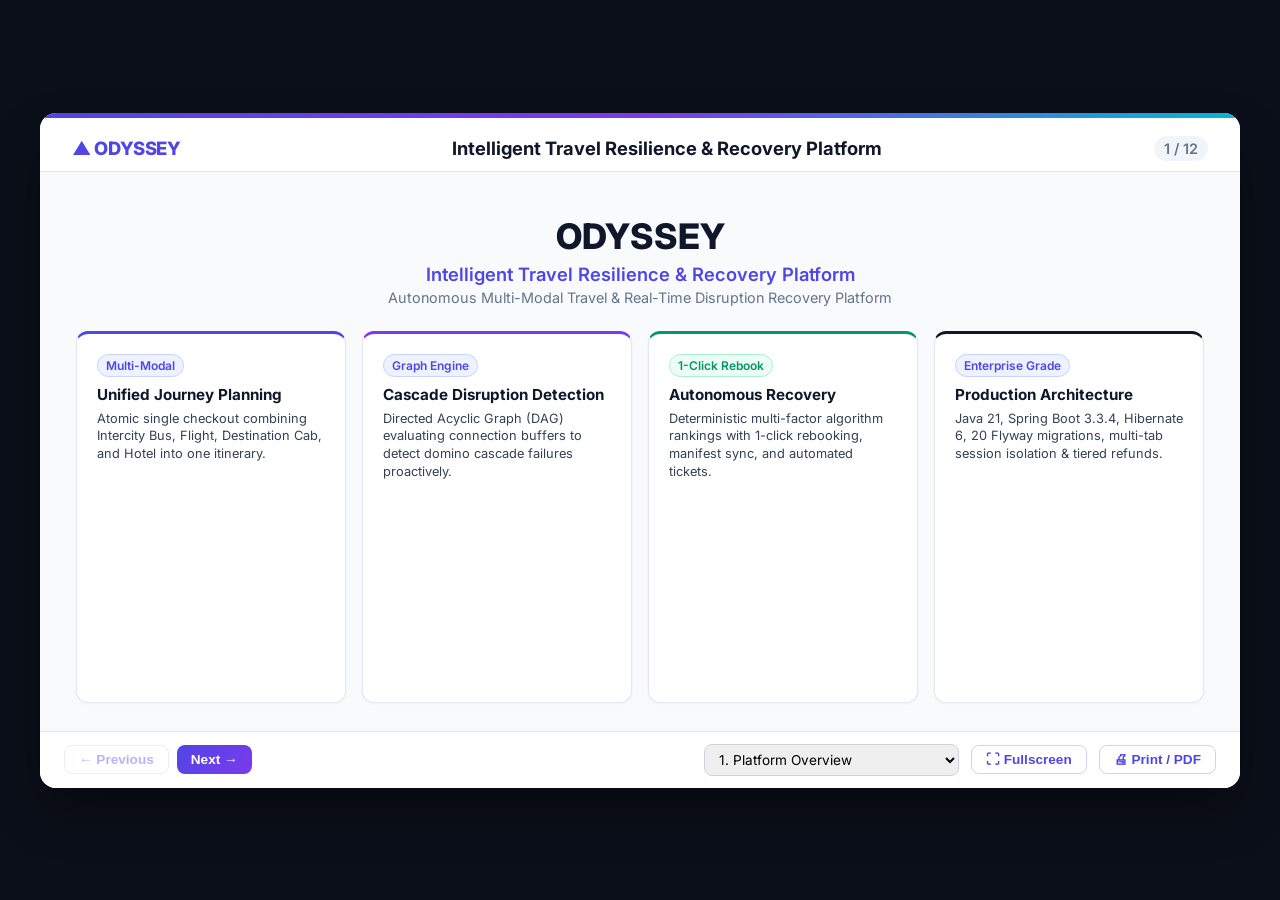
<file: presentation.html>
<!DOCTYPE html>
<html lang="en">
<head>
  <meta charset="UTF-8">
  <meta name="viewport" content="width=device-width, initial-scale=1.0">
  <title>Odyssey - Intelligent Travel Resilience & Recovery Platform (Presentation)</title>
  <link rel="preconnect" href="https://fonts.googleapis.com">
  <link rel="preconnect" href="https://fonts.gstatic.com" crossorigin>
  <link href="https://fonts.googleapis.com/css2?family=Inter:wght@400;500;600;700;800&family=JetBrains+Mono:wght@400;600&display=swap" rel="stylesheet">
  <style>
    :root {
      --bg: #f8fafc;
      --card-bg: #ffffff;
      --card-border: #e2e8f0;
      --text-main: #0f172a;
      --text-body: #334155;
      --text-muted: #64748b;
      --brand-indigo: #4f46e5;
      --brand-purple: #7c3aed;
      --brand-cyan: #06b6d4;
      --status-green: #059669;
      --status-green-bg: #ecfdf5;
      --status-red: #dc2626;
      --status-red-bg: #fef2f2;
      --status-amber: #d97706;
      --status-amber-bg: #fffbeb;
      --brand-tint: #eef2ff;
    }

    * {
      box-sizing: border-box;
      margin: 0;
      padding: 0;
    }

    body {
      font-family: 'Inter', system-ui, -apple-system, sans-serif;
      background-color: #0b0f19;
      color: var(--text-main);
      display: flex;
      flex-direction: column;
      align-items: center;
      justify-content: center;
      min-height: 100vh;
      padding: 20px;
    }

    /* Presentation Frame (16:9 Aspect Ratio) */
    .deck-container {
      position: relative;
      width: 100%;
      max-width: 1200px;
      aspect-ratio: 16 / 9;
      background: var(--bg);
      border-radius: 16px;
      box-shadow: 0 25px 50px -12px rgba(0, 0, 0, 0.5);
      overflow: hidden;
      display: flex;
      flex-direction: column;
    }

    /* Top Accent Stripe */
    .deck-accent-strip {
      height: 5px;
      width: 100%;
      background: linear-gradient(90deg, #4f46e5 0%, #7c3aed 50%, #06b6d4 100%);
      flex-shrink: 0;
    }

    /* Deck Header */
    .deck-header {
      display: flex;
      justify-content: space-between;
      align-items: center;
      padding: 18px 32px 10px 32px;
      border-bottom: 1px solid var(--card-border);
      background: #ffffff;
      flex-shrink: 0;
    }

    .brand-tag {
      font-weight: 800;
      font-size: 1.15rem;
      color: var(--brand-indigo);
      display: flex;
      align-items: center;
      gap: 8px;
      letter-spacing: -0.02em;
    }

    .slide-title-header {
      font-weight: 700;
      font-size: 1.15rem;
      color: var(--text-main);
    }

    .slide-counter {
      font-weight: 600;
      font-size: 0.9rem;
      color: var(--text-muted);
      background: #f1f5f9;
      padding: 4px 10px;
      border-radius: 20px;
    }

    /* Slides Content Stage */
    .deck-stage {
      flex: 1;
      padding: 28px 36px;
      display: flex;
      flex-direction: column;
      overflow-y: auto;
    }

    .slide {
      display: none;
      flex-direction: column;
      height: 100%;
      animation: fadeIn 0.25s ease-in-out;
    }

    .slide.active {
      display: flex;
    }

    @keyframes fadeIn {
      from { opacity: 0; transform: translateY(4px); }
      to { opacity: 1; transform: translateY(0); }
    }

    /* Bottom Control Bar */
    .deck-controls {
      display: flex;
      justify-content: space-between;
      align-items: center;
      padding: 12px 24px;
      background: #ffffff;
      border-top: 1px solid var(--card-border);
      flex-shrink: 0;
    }

    .btn-control {
      background: #ffffff;
      color: var(--brand-indigo);
      border: 1px solid #c7d2fe;
      padding: 6px 14px;
      border-radius: 8px;
      font-weight: 600;
      font-size: 0.85rem;
      cursor: pointer;
      display: inline-flex;
      align-items: center;
      gap: 6px;
      transition: all 0.2s ease;
    }

    .btn-control:hover:not(:disabled) {
      background: var(--brand-tint);
      border-color: var(--brand-indigo);
    }

    .btn-control:disabled {
      opacity: 0.4;
      cursor: not-allowed;
    }

    .btn-primary-action {
      background: linear-gradient(135deg, #4f46e5 0%, #7c3aed 100%);
      color: #ffffff;
      border: none;
    }

    .btn-primary-action:hover:not(:disabled) {
      background: linear-gradient(135deg, #4338ca 0%, #6d28d9 100%);
      color: #ffffff;
    }

    /* Card UI Elements */
    .card {
      background: var(--card-bg);
      border: 1px solid var(--card-border);
      border-radius: 12px;
      padding: 20px;
      box-shadow: 0 1px 3px rgba(0, 0, 0, 0.04);
    }

    .grid-2 {
      display: grid;
      grid-template-columns: 1fr 1fr;
      gap: 20px;
      flex: 1;
    }

    .grid-3 {
      display: grid;
      grid-template-columns: 1fr 1fr 1fr;
      gap: 16px;
      flex: 1;
    }

    .grid-4 {
      display: grid;
      grid-template-columns: repeat(4, 1fr);
      gap: 16px;
      flex: 1;
    }

    /* Badges & Tags */
    .badge {
      display: inline-flex;
      align-items: center;
      padding: 3px 8px;
      border-radius: 9999px;
      font-size: 0.75rem;
      font-weight: 600;
    }

    .badge-green { background: var(--status-green-bg); color: var(--status-green); border: 1px solid #a7f3d0; }
    .badge-red { background: var(--status-red-bg); color: var(--status-red); border: 1px solid #fecaca; }
    .badge-amber { background: var(--status-amber-bg); color: var(--status-amber); border: 1px solid #fde68a; }
    .badge-purple { background: var(--brand-tint); color: var(--brand-indigo); border: 1px solid #c7d2fe; }

    /* Code & Formulas */
    .formula-box {
      background: var(--brand-tint);
      border: 1px solid #c7d2fe;
      border-radius: 10px;
      padding: 12px 16px;
      font-family: 'JetBrains Mono', monospace;
      font-size: 0.85rem;
      color: #3730a3;
      margin-bottom: 14px;
    }

    /* Print Setup for PDF Export */
    @media print {
      body {
        background: #ffffff;
        padding: 0;
      }
      .deck-controls { display: none; }
      .deck-container {
        max-width: 100%;
        box-shadow: none;
        border-radius: 0;
        aspect-ratio: auto;
      }
      .slide {
        display: flex !important;
        page-break-after: always;
        height: 100vh;
        padding: 40px;
      }
    }
  </style>
</head>
<body>

  <div class="deck-container">
    <!-- Top Accent Stripe -->
    <div class="deck-accent-strip"></div>

    <!-- Header Bar -->
    <div class="deck-header">
      <div class="brand-tag">▲ ODYSSEY</div>
      <div id="slide-title" class="slide-title-header">Intelligent Travel Resilience &amp; Recovery Platform</div>
      <div id="slide-counter" class="slide-counter">1 / 12</div>
    </div>

    <!-- Slides Stage -->
    <div class="deck-stage">

      <!-- SLIDE 1: Title -->
      <div class="slide active" data-title="Intelligent Travel Resilience & Recovery Platform">
        <div style="text-align: center; margin-top: 15px; margin-bottom: 25px;">
          <h1 style="font-size: 2.2rem; font-weight: 800; color: var(--text-main); margin-bottom: 6px;">ODYSSEY</h1>
          <p style="font-size: 1.15rem; font-weight: 600; color: var(--brand-indigo); margin-bottom: 4px;">Intelligent Travel Resilience &amp; Recovery Platform</p>
          <p style="font-size: 0.9rem; color: var(--text-muted);">Autonomous Multi-Modal Travel &amp; Real-Time Disruption Recovery Platform</p>
        </div>

        <div class="grid-4">
          <div class="card" style="border-top: 3px solid var(--brand-indigo);">
            <div class="badge badge-purple" style="margin-bottom: 8px;">Multi-Modal</div>
            <h4 style="font-size: 0.95rem; margin-bottom: 6px; color: var(--text-main);">Unified Journey Planning</h4>
            <p style="font-size: 0.8rem; color: var(--text-body); line-height: 1.4;">Atomic single checkout combining Intercity Bus, Flight, Destination Cab, and Hotel into one itinerary.</p>
          </div>
          <div class="card" style="border-top: 3px solid var(--brand-purple);">
            <div class="badge badge-purple" style="margin-bottom: 8px;">Graph Engine</div>
            <h4 style="font-size: 0.95rem; margin-bottom: 6px; color: var(--text-main);">Cascade Disruption Detection</h4>
            <p style="font-size: 0.8rem; color: var(--text-body); line-height: 1.4;">Directed Acyclic Graph (DAG) evaluating connection buffers to detect domino cascade failures proactively.</p>
          </div>
          <div class="card" style="border-top: 3px solid var(--status-green);">
            <div class="badge badge-green" style="margin-bottom: 8px;">1-Click Rebook</div>
            <h4 style="font-size: 0.95rem; margin-bottom: 6px; color: var(--text-main);">Autonomous Recovery</h4>
            <p style="font-size: 0.8rem; color: var(--text-body); line-height: 1.4;">Deterministic multi-factor algorithm rankings with 1-click rebooking, manifest sync, and automated tickets.</p>
          </div>
          <div class="card" style="border-top: 3px solid #0f172a;">
            <div class="badge badge-purple" style="margin-bottom: 8px;">Enterprise Grade</div>
            <h4 style="font-size: 0.95rem; margin-bottom: 6px; color: var(--text-main);">Production Architecture</h4>
            <p style="font-size: 0.8rem; color: var(--text-body); line-height: 1.4;">Java 21, Spring Boot 3.3.4, Hibernate 6, 20 Flyway migrations, multi-tab session isolation &amp; tiered refunds.</p>
          </div>
        </div>
      </div>

      <!-- SLIDE 2: Pain Point -->
      <div class="slide" data-title="The Pain Point: Fragmented Travel & Cascade Failures">
        <div style="display: flex; gap: 12px; margin-bottom: 16px;">
          <div class="card" style="flex: 1; padding: 12px; border-left: 4px solid var(--status-amber);">
            <div style="font-size: 0.75rem; font-weight: 700; color: var(--status-amber);">STEP 1</div>
            <div style="font-weight: 700; font-size: 0.88rem; color: var(--text-main);">Bus Delayed 45m</div>
            <div style="font-size: 0.76rem; color: var(--text-muted);">Highway traffic delays arrival.</div>
          </div>
          <div class="card" style="flex: 1; padding: 12px; border-left: 4px solid var(--status-red);">
            <div style="font-size: 0.75rem; font-weight: 700; color: var(--status-red);">STEP 2</div>
            <div style="font-weight: 700; font-size: 0.88rem; color: var(--text-main);">Connection Missed</div>
            <div style="font-size: 0.76rem; color: var(--text-muted);">Connecting bus/train departs on time.</div>
          </div>
          <div class="card" style="flex: 1; padding: 12px; border-left: 4px solid var(--status-red);">
            <div style="font-size: 0.75rem; font-weight: 700; color: var(--status-red);">STEP 3</div>
            <div style="font-weight: 700; font-size: 0.88rem; color: var(--text-main);">Hotel Room Forfeited</div>
            <div style="font-size: 0.76rem; color: var(--text-muted);">Late check-in past midnight cancels stay.</div>
          </div>
          <div class="card" style="flex: 1; padding: 12px; border-left: 4px solid #0f172a;">
            <div style="font-size: 0.75rem; font-weight: 700; color: var(--text-main);">OUTCOME</div>
            <div style="font-weight: 700; font-size: 0.88rem; color: var(--text-main);">Traveller Stranded</div>
            <div style="font-size: 0.76rem; color: var(--text-muted);">Midnight panic with zero assistance.</div>
          </div>
        </div>

        <div class="grid-3">
          <div class="card">
            <h4 style="color: var(--brand-indigo); font-size: 0.95rem; margin-bottom: 8px;">Siloed Bookings</h4>
            <p style="font-size: 0.82rem; color: var(--text-body); line-height: 1.5;">Travellers book across 4-5 disconnected apps (RedBus, MakeMyTrip, Uber, etc.). No platform knows about the traveller's complete multi-leg journey.</p>
          </div>
          <div class="card">
            <h4 style="color: var(--brand-indigo); font-size: 0.95rem; margin-bottom: 8px;">The Domino Effect</h4>
            <p style="font-size: 0.82rem; color: var(--text-body); line-height: 1.5;">A disruption in Leg 1 silently ruins Legs 2 and 3 with zero cross-operator awareness. Airlines and hotels treat it as an unexcused no-show.</p>
          </div>
          <div class="card">
            <h4 style="color: var(--brand-indigo); font-size: 0.95rem; margin-bottom: 8px;">Refund Blindspots</h4>
            <p style="font-size: 0.82rem; color: var(--text-body); line-height: 1.5;">Opaque cancellation deductions, delayed chargebacks (5-7 business days), manual disputes, and no single auditable refund ledger.</p>
          </div>
        </div>
      </div>

      <!-- SLIDE 3: The Odyssey Paradigm -->
      <div class="slide" data-title="The Odyssey Paradigm: Autonomous Protection">
        <div class="grid-2">
          <div class="card" style="border-top: 3px solid var(--status-red);">
            <h3 style="color: var(--status-red); font-size: 1.1rem; margin-bottom: 12px;">Traditional Travel Booking</h3>
            <ul style="list-style: none; display: flex; flex-direction: column; gap: 10px; font-size: 0.85rem; color: var(--text-body);">
              <li><strong>✖ Passive Ticket Vending:</strong> Apps sell independent tickets and abandon the traveller post-sale.</li>
              <li><strong>✖ Fragmented Operator Silos:</strong> Bus company doesn't care if train leaves before arrival.</li>
              <li><strong>✖ Midnight Scramble:</strong> Travellers call hotlines or re-purchase tickets out-of-pocket.</li>
              <li><strong>✖ Opaque Deductions:</strong> Missed hotel check-ins are 100% forfeited with zero recourse.</li>
            </ul>
          </div>
          <div class="card" style="background: var(--brand-tint); border: 1px solid #c7d2fe; border-top: 3px solid var(--brand-indigo);">
            <h3 style="color: var(--brand-indigo); font-size: 1.1rem; margin-bottom: 12px;">The Odyssey Resilience Engine</h3>
            <ul style="list-style: none; display: flex; flex-direction: column; gap: 10px; font-size: 0.85rem; color: var(--text-body);">
              <li><strong>✔ Autonomous Guardianship:</strong> Itinerary continuously monitored from departure to arrival.</li>
              <li><strong>✔ Graph Cascade Detection:</strong> Proactively identifies connection breaches before they occur.</li>
              <li><strong>✔ 1-Click Rebooking:</strong> Rebalances net fare and reissues replacement tickets in 1 click.</li>
              <li><strong>✔ Immutable Ledger:</strong> Transparent double-entry accounting offsetting replacement costs against refunds.</li>
            </ul>
          </div>
        </div>
      </div>

      <!-- SLIDE 4: Architecture -->
      <div class="slide" data-title="Robust, Production-Grade Engineering">
        <div class="grid-3" style="grid-template-rows: 1fr 1fr;">
          <div class="card">
            <h4 style="color: var(--brand-indigo); font-size: 0.95rem; margin-bottom: 4px;">Java 21 (LTS)</h4>
            <p style="font-size: 0.8rem; color: var(--text-body);">Modern Java runtime leveraging virtual-thread readiness, record patterns, and modern type patterns.</p>
          </div>
          <div class="card">
            <h4 style="color: var(--status-green); font-size: 0.95rem; margin-bottom: 4px;">Spring Boot 3.3.4</h4>
            <p style="font-size: 0.8rem; color: var(--text-body);">Enterprise microservice foundation with Spring Data JPA, Hibernate 6, and secure REST APIs.</p>
          </div>
          <div class="card">
            <h4 style="color: var(--brand-purple); font-size: 0.95rem; margin-bottom: 4px;">Flyway Migrations (V1-V20)</h4>
            <p style="font-size: 0.8rem; color: var(--text-body);">20 forward migrations ensuring safe, reproducible, zero-downtime database evolution.</p>
          </div>
          <div class="card">
            <h4 style="color: #0f172a; font-size: 0.95rem; margin-bottom: 4px;">Spring Security 6</h4>
            <p style="font-size: 0.8rem; color: var(--text-body);">BCrypt hashing, CSRF immunization, strict CSP headers, and parameterized SQL injection protection.</p>
          </div>
          <div class="card">
            <h4 style="color: var(--brand-indigo); font-size: 0.95rem; margin-bottom: 4px;">Multi-Tab Session Isolation</h4>
            <p style="font-size: 0.8rem; color: var(--text-body);">Custom token auth (X-Auth-Token via sessionStorage) enabling simultaneous Traveller &amp; Provider tabs.</p>
          </div>
          <div class="card">
            <h4 style="color: var(--status-amber); font-size: 0.95rem; margin-bottom: 4px;">Vanilla JS SPA Frontend</h4>
            <p style="font-size: 0.8rem; color: var(--text-body);">Sub-millisecond DOM reactivity, zero bloated NPM dependencies, pure high-performance web engineering.</p>
          </div>
        </div>
      </div>

      <!-- SLIDE 5: Marketplace -->
      <div class="slide" data-title="Unified Multi-Modal Marketplace & Single Checkout">
        <div class="grid-2">
          <div class="card">
            <h3 style="color: var(--brand-indigo); font-size: 1.05rem; margin-bottom: 10px;">Search &amp; Interactive Seat Selection</h3>
            <ul style="list-style: none; display: flex; flex-direction: column; gap: 8px; font-size: 0.82rem; color: var(--text-body);">
              <li><strong>• Multi-Modal Tabs:</strong> Search Bus, Flight, Cab, and Hotel inventory in 790+ Indian cities.</li>
              <li><strong>• Graphical Seat Selection:</strong> Window, Aisle, Sleeper Upper/Lower with real-time seat locks.</li>
              <li><strong>• 30-Second Verification:</strong> Validates real-time operator availability ping before checkout.</li>
              <li><strong>• Zero Hidden Surcharges:</strong> Clean, transparent pricing across all transport operators.</li>
            </ul>
          </div>
          <div class="card">
            <h3 style="color: var(--brand-indigo); font-size: 1.05rem; margin-bottom: 10px;">Single Checkout Itinerary Architecture</h3>
            <ul style="list-style: none; display: flex; flex-direction: column; gap: 8px; font-size: 0.82rem; color: var(--text-body);">
              <li><strong>✔ Complete Trip in 1 Click:</strong> Bangalore → Solapur Bus (₹799) + Hotel Sunrise (₹1,200) + Local Cab (₹299) = ₹2,298 Total.</li>
              <li><strong>✔ Automatic Destination Sync:</strong> Selecting a hotel sets the destination cab's dropoff address.</li>
              <li><strong>✔ Expedition Container:</strong> Automatically binds bookings to an active travel workspace.</li>
              <li><strong>✔ Multi-Payment Simulation:</strong> Credit/Debit Card, UPI / QR, and Net Banking verification.</li>
            </ul>
          </div>
        </div>
      </div>

      <!-- SLIDE 6: Disruption Engine -->
      <div class="slide" data-title="Graph-Based Disruption & Cascade Impact Engine">
        <div class="formula-box">
          Buffer(Leg_i, Leg_{i+1}) = ScheduledDeparture(Leg_{i+1}) - EstimatedArrival(Leg_i)<br>
          <strong>Condition:</strong> If Delay(Leg_i) &gt; Buffer(Leg_i, Leg_{i+1}) &rarr; <strong>TRIGGER CASCADE FAILURE</strong> on Leg_{i+1}
        </div>
        <div class="grid-3">
          <div class="card">
            <h4 style="color: var(--text-main); font-size: 0.95rem; margin-bottom: 6px;">Transit Status Monitoring</h4>
            <p style="font-size: 0.8rem; color: var(--text-body); line-height: 1.4;">Continuously probes bookings for DELAYED, CANCELLED, or CANNOT_HONOUR events across Simulated, Live Flight, and Provider-Reported feeds.</p>
          </div>
          <div class="card">
            <h4 style="color: var(--text-main); font-size: 0.95rem; margin-bottom: 6px;">Domino Impact Analysis</h4>
            <p style="font-size: 0.8rem; color: var(--text-body); line-height: 1.4;">Calculates connection buffer margin breaches, flags downstream legs as MISSED or AT_RISK, and detects hotel check-in forfeitures.</p>
          </div>
          <div class="card">
            <h4 style="color: var(--text-main); font-size: 0.95rem; margin-bottom: 6px;">Instant Disruption Alerting</h4>
            <p style="font-size: 0.8rem; color: var(--text-body); line-height: 1.4;">Renders non-intrusive alert banner on the portal and dispatches notifications via SMTP Email, Twilio SMS/WhatsApp, or simulation.</p>
          </div>
        </div>
      </div>

      <!-- SLIDE 7: Autonomous Recovery -->
      <div class="slide" data-title="Autonomous Multi-Factor Recovery & 1-Click Rebooking">
        <div class="grid-2">
          <div class="card">
            <h3 style="color: var(--brand-indigo); font-size: 1.05rem; margin-bottom: 8px;">Deterministic Multi-Factor Scoring</h3>
            <div class="formula-box" style="margin-bottom: 10px;">
              Score = w_time·S_time + w_cost·S_cost + w_buf·S_buffer + w_com·S_commit
            </div>
            <ul style="list-style: none; display: flex; flex-direction: column; gap: 8px; font-size: 0.8rem; color: var(--text-body);">
              <li><strong>✔ Provider Fleet Priority:</strong> First checks for backup buses from the same operator.</li>
              <li><strong>✔ Marketplace Search:</strong> Scans competitor departures for identical city pairs.</li>
              <li><strong>✔ Commitment Preservation:</strong> Heavily penalizes options missing hard appointments.</li>
            </ul>
          </div>
          <div class="card">
            <h3 style="color: var(--brand-indigo); font-size: 1.05rem; margin-bottom: 8px;">1-Click Atomic Recovery Workflow</h3>
            <ul style="list-style: none; display: flex; flex-direction: column; gap: 8px; font-size: 0.8rem; color: var(--text-body);">
              <li><strong>1-Click: Instant Approval</strong> &bull; Zero form-filling; 1 click rebooks replacement.</li>
              <li><strong>1-Click: Atomic Booking</strong> &bull; Cancels old leg, confirms new departure atomically.</li>
              <li><strong>1-Click: Ledger Rebalance</strong> &bull; Net fare difference (e.g. ₹50) balanced transparently.</li>
              <li><strong>1-Click: Manifest Sync</strong> &bull; Passenger seated on replacement bus automatically.</li>
            </ul>
          </div>
        </div>
      </div>

      <!-- SLIDE 8: Financials & Tiered Refunds -->
      <div class="slide" data-title="Financial Integrity, Tiered Refunds & Immutable Ledger">
        <div class="grid-2">
          <div class="card">
            <h3 style="color: var(--brand-indigo); font-size: 1.05rem; margin-bottom: 10px;">Deterministic Cancellation Tiers</h3>
            <table style="width: 100%; border-collapse: collapse; font-size: 0.8rem; text-align: left;">
              <thead>
                <tr style="background: #f1f5f9; color: var(--text-main);">
                  <th style="padding: 6px 8px; border: 1px solid var(--card-border);">Cancellation Timing</th>
                  <th style="padding: 6px 8px; border: 1px solid var(--card-border);">Deduction</th>
                  <th style="padding: 6px 8px; border: 1px solid var(--card-border);">Refund</th>
                </tr>
              </thead>
              <tbody>
                <tr>
                  <td style="padding: 6px 8px; border: 1px solid var(--card-border);">&gt; 48 Hours Before</td>
                  <td style="padding: 6px 8px; border: 1px solid var(--card-border); color: var(--status-green);">0%</td>
                  <td style="padding: 6px 8px; border: 1px solid var(--card-border); font-weight: 700;">100% Full</td>
                </tr>
                <tr>
                  <td style="padding: 6px 8px; border: 1px solid var(--card-border);">24 &ndash; 48 Hours</td>
                  <td style="padding: 6px 8px; border: 1px solid var(--card-border); color: var(--status-amber);">25%</td>
                  <td style="padding: 6px 8px; border: 1px solid var(--card-border); font-weight: 700;">75% Refund</td>
                </tr>
                <tr>
                  <td style="padding: 6px 8px; border: 1px solid var(--card-border);">&lt; 24 Hours</td>
                  <td style="padding: 6px 8px; border: 1px solid var(--card-border); color: var(--status-red);">50%</td>
                  <td style="padding: 6px 8px; border: 1px solid var(--card-border); font-weight: 700;">50% Refund</td>
                </tr>
                <tr style="background: var(--status-green-bg);">
                  <td style="padding: 6px 8px; border: 1px solid var(--card-border); font-weight: 700;">Operator Cancelled</td>
                  <td style="padding: 6px 8px; border: 1px solid var(--card-border); color: var(--status-green);">0%</td>
                  <td style="padding: 6px 8px; border: 1px solid var(--card-border); font-weight: 700; color: var(--status-green);">100% Full</td>
                </tr>
              </tbody>
            </table>
          </div>
          <div class="card">
            <h3 style="color: var(--brand-indigo); font-size: 1.05rem; margin-bottom: 10px;">Immutable Double-Entry Ledger</h3>
            <ul style="list-style: none; display: flex; flex-direction: column; gap: 8px; font-size: 0.8rem; color: var(--text-body);">
              <li><strong>✔ Transparent Audit Trail:</strong> Records Original Cost, Expected Refund, Provider Received Refund, and Replacement Outlays.</li>
              <li><strong>✔ Net Outlay Equation:</strong> Net Cost = Replacement Fare &minus; Disrupted Leg Refund.</li>
              <li><strong>✔ Self-Cancellation:</strong> Travellers cancel booked buses, hotels, or cabs with live refund preview.</li>
              <li><strong>✔ UTR Reference Tracking:</strong> Provider refunds logged with bank UTR reconciliation.</li>
            </ul>
          </div>
        </div>
      </div>

      <!-- SLIDE 9: Provider Portal -->
      <div class="slide" data-title="Empowering Transport & Hospitality Operators">
        <div class="grid-3">
          <div class="card">
            <h4 style="color: var(--brand-indigo); font-size: 0.95rem; margin-bottom: 6px;">Fleet Management</h4>
            <p style="font-size: 0.8rem; color: var(--text-body); line-height: 1.4;">Register Buses, Cabs, Flights, and Trains with designated seat capacities. Providers undergo administrative review (PENDING, APPROVED, SUSPENDED).</p>
          </div>
          <div class="card">
            <h4 style="color: var(--brand-indigo); font-size: 0.95rem; margin-bottom: 6px;">14-Day Automated Departures</h4>
            <p style="font-size: 0.8rem; color: var(--text-body); line-height: 1.4;">Define master recurring schedules with stops and times. Odyssey automatically projects 14 forward days of live bookable inventory departures.</p>
          </div>
          <div class="card">
            <h4 style="color: var(--brand-indigo); font-size: 0.95rem; margin-bottom: 6px;">On-Demand Cab Architecture</h4>
            <p style="font-size: 0.8rem; color: var(--text-body); line-height: 1.4;">Buses operate on timetables; cabs are on-demand. Adding a CAB vehicle automatically integrates it into the destination city pool with zero daily paperwork.</p>
          </div>
        </div>
      </div>

      <!-- SLIDE 10: Communications & Readiness -->
      <div class="slide" data-title="Communications Assistant & Trip Readiness Score">
        <div class="grid-2">
          <div class="card">
            <h3 style="color: var(--brand-indigo); font-size: 1.05rem; margin-bottom: 10px;">Expedition Communications Assistant</h3>
            <ul style="list-style: none; display: flex; flex-direction: column; gap: 8px; font-size: 0.82rem; color: var(--text-body);">
              <li><strong>✔ Multi-Channel Gateway:</strong> Dispatches alerts via real SMTP Email, Twilio SMS/WhatsApp, or simulated channel.</li>
              <li><strong>✔ LLM-Assisted Drafts:</strong> Composes context-aware late check-in notices for hotels and meeting advisories.</li>
              <li><strong>✔ Strict Fact-Binding:</strong> Prompts are bound to verified booking timestamps, preventing hallucinations.</li>
              <li><strong>✔ Privacy Masking:</strong> Customer phone numbers (+91*****4321) and emails masked on manifests.</li>
            </ul>
          </div>
          <div class="card">
            <h3 style="color: var(--brand-indigo); font-size: 1.05rem; margin-bottom: 10px;">Deterministic Trip Readiness (0-100)</h3>
            <ul style="list-style: none; display: flex; flex-direction: column; gap: 8px; font-size: 0.82rem; color: var(--text-body);">
              <li><strong>✔ Pre-Trip Audit:</strong> Audits connection buffers and commitment margins before departure.</li>
              <li><strong>✔ Layover Buffer Factor:</strong> Rewards safe layovers (&ge; 60m) and penalizes razor-thin transfers (&lt; 20m).</li>
              <li><strong>✔ Commitment Margin:</strong> Verifies hard deadlines have arrival buffers exceeding 90 minutes.</li>
              <li><strong>✔ Advisory Guidance:</strong> Provides actionable guidance without unauthorized modifications.</li>
            </ul>
          </div>
        </div>
      </div>

      <!-- SLIDE 11: Demo Flow -->
      <div class="slide" data-title="Live Demonstration Flow: 2-Minute Judge Walkthrough">
        <div class="grid-4" style="margin-bottom: 14px;">
          <div class="card" style="border-top: 3px solid var(--brand-indigo);">
            <div style="font-weight: 700; color: var(--brand-indigo); font-size: 0.8rem;">STEP 1</div>
            <div style="font-weight: 700; font-size: 0.95rem; color: var(--text-main); margin: 4px 0;">Book Trip (Tab 1)</div>
            <div style="font-size: 0.78rem; color: var(--text-body);">Traveller books Bangalore &rarr; Solapur Bus with Seat 12A + Hotel + Cab in single checkout.</div>
          </div>
          <div class="card" style="border-top: 3px solid var(--status-red);">
            <div style="font-weight: 700; color: var(--status-red); font-size: 0.8rem;">STEP 2</div>
            <div style="font-weight: 700; font-size: 0.95rem; color: var(--text-main); margin: 4px 0;">Report Disruption (Tab 2)</div>
            <div style="font-size: 0.78rem; color: var(--text-body);">Bus provider logs into portal and marks Bangalore &rarr; Solapur departure as CANCELLED.</div>
          </div>
          <div class="card" style="border-top: 3px solid var(--brand-purple);">
            <div style="font-weight: 700; color: var(--brand-purple); font-size: 0.8rem;">STEP 3</div>
            <div style="font-weight: 700; font-size: 0.95rem; color: var(--text-main); margin: 4px 0;">Autonomous Detection</div>
            <div style="font-size: 0.78rem; color: var(--text-body);">Graph engine detects connection loss, triggers alert banner, and ranks replacement options.</div>
          </div>
          <div class="card" style="border-top: 3px solid var(--status-green);">
            <div style="font-weight: 700; color: var(--status-green); font-size: 0.8rem;">STEP 4</div>
            <div style="font-weight: 700; font-size: 0.95rem; color: var(--text-main); margin: 4px 0;">1-Click Rebooking</div>
            <div style="font-size: 0.78rem; color: var(--text-body);">Traveller clicks 'Accept &amp; Rebook (1-Click)'. Ticket reissued, ledger rebalanced, manifest updated.</div>
          </div>
        </div>
        <div class="card" style="background: var(--status-green-bg); border: 1px solid #a7f3d0; padding: 12px 18px;">
          <strong style="color: var(--status-green); font-size: 0.85rem;">Key Takeaway for Judges:</strong>
          <span style="font-size: 0.82rem; color: var(--text-main); margin-left: 6px;">In under 2 minutes, Odyssey proves multi-modal booking, simulated operator disruption, graph cascade failure detection, 1-click recovery, and automated double-entry ledger balance.</span>
        </div>
      </div>

      <!-- SLIDE 12: Summary & Q&A -->
      <div class="slide" data-title="Summary, Impact & Strategic Roadmap">
        <div class="grid-2">
          <div class="card">
            <h3 style="color: var(--brand-indigo); font-size: 1.05rem; margin-bottom: 10px;">Transformative Value Proposition</h3>
            <ul style="list-style: none; display: flex; flex-direction: column; gap: 8px; font-size: 0.8rem; color: var(--text-body);">
              <li><strong>Multi-Modal Booking:</strong> Separate apps &rarr; <em>Single unified multi-modal checkout</em>.</li>
              <li><strong>Disruption Handling:</strong> Manual, frantic scrambling &rarr; <em>Autonomous 1-click recovery</em>.</li>
              <li><strong>Financial Transparency:</strong> Opaque, delayed disputes &rarr; <em>Deterministic tiered rules &amp; immutable ledger</em>.</li>
              <li><strong>Operator Ecosystem:</strong> Fragmented silos &rarr; <em>Full portal (fleet, departures, backup buses)</em>.</li>
            </ul>
          </div>
          <div class="card" style="background: var(--brand-tint); border: 1px solid #c7d2fe;">
            <h3 style="color: var(--brand-indigo); font-size: 1.05rem; margin-bottom: 10px;">Strategic Roadmap &amp; Q&amp;A</h3>
            <ul style="list-style: none; display: flex; flex-direction: column; gap: 8px; font-size: 0.8rem; color: var(--text-body);">
              <li><strong>★ Q2 2025:</strong> AI Predictive Weather &amp; Road Radar Telemetry.</li>
              <li><strong>★ Q3 2025:</strong> Automated Instant UPI / Razorpay Direct Bank Payouts.</li>
              <li><strong>★ Q4 2025:</strong> Real-Time IoT GPS Vehicle Tracking &amp; Station Handoffs.</li>
            </ul>
            <div style="margin-top: 14px; padding-top: 10px; border-top: 1px solid #c7d2fe; text-align: center;">
              <span style="font-weight: 800; font-size: 1.1rem; color: var(--text-main);">Thank you! &bull; Open for Q&amp;A</span>
            </div>
          </div>
        </div>
      </div>

    </div>

    <!-- Bottom Controls -->
    <div class="deck-controls">
      <div style="display: flex; gap: 8px;">
        <button id="btn-prev" class="btn-control" onclick="prevSlide()">&larr; Previous</button>
        <button id="btn-next" class="btn-control btn-primary-action" onclick="nextSlide()">Next &rarr;</button>
      </div>
      <div style="display: flex; gap: 12px; align-items: center;">
        <select id="slide-select" onchange="goToSlide(parseInt(this.value))" style="padding: 6px 10px; border-radius: 8px; border: 1px solid #cbd5e1; font-size: 0.85rem; font-family: inherit;">
          <option value="0">1. Platform Overview</option>
          <option value="1">2. The Pain Point &amp; Cascades</option>
          <option value="2">3. The Odyssey Paradigm</option>
          <option value="3">4. Production Engineering</option>
          <option value="4">5. Unified Marketplace</option>
          <option value="5">6. Graph-Based Disruption</option>
          <option value="6">7. Autonomous 1-Click Recovery</option>
          <option value="7">8. Financials &amp; Tiered Refunds</option>
          <option value="8">9. Provider Operations Portal</option>
          <option value="9">10. Communications &amp; Readiness</option>
          <option value="10">11. Live Demonstration Flow</option>
          <option value="11">12. Summary &amp; Impact</option>
        </select>
        <button class="btn-control" onclick="toggleFullscreen()">⛶ Fullscreen</button>
        <button class="btn-control" onclick="window.print()">🖨 Print / PDF</button>
      </div>
    </div>
  </div>

  <script>
    let currentSlide = 0;
    const slides = document.querySelectorAll('.slide');
    const totalSlides = slides.length;
    const slideTitle = document.getElementById('slide-title');
    const slideCounter = document.getElementById('slide-counter');
    const slideSelect = document.getElementById('slide-select');
    const btnPrev = document.getElementById('btn-prev');
    const btnNext = document.getElementById('btn-next');

    function updateSlide() {
      slides.forEach((s, idx) => {
        s.classList.toggle('active', idx === currentSlide);
      });
      slideTitle.textContent = slides[currentSlide].getAttribute('data-title') || 'Odyssey Platform';
      slideCounter.textContent = `${currentSlide + 1} / ${totalSlides}`;
      slideSelect.value = currentSlide;

      btnPrev.disabled = (currentSlide === 0);
      btnNext.disabled = (currentSlide === totalSlides - 1);
    }

    function nextSlide() {
      if (currentSlide < totalSlides - 1) {
        currentSlide++;
        updateSlide();
      }
    }

    function prevSlide() {
      if (currentSlide > 0) {
        currentSlide--;
        updateSlide();
      }
    }

    function goToSlide(idx) {
      if (idx >= 0 && idx < totalSlides) {
        currentSlide = idx;
        updateSlide();
      }
    }

    function toggleFullscreen() {
      const container = document.querySelector('.deck-container');
      if (!document.fullscreenElement) {
        container.requestFullscreen().catch(err => alert(`Error: ${err.message}`));
      } else {
        document.exitFullscreen();
      }
    }

    // Keyboard navigation
    document.addEventListener('keydown', (e) => {
      if (e.key === 'ArrowRight' || e.key === ' ' || e.key === 'PageDown') {
        nextSlide();
      } else if (e.key === 'ArrowLeft' || e.key === 'PageUp') {
        prevSlide();
      }
    });

    updateSlide();
  </script>
</body>
</html>
</file>
